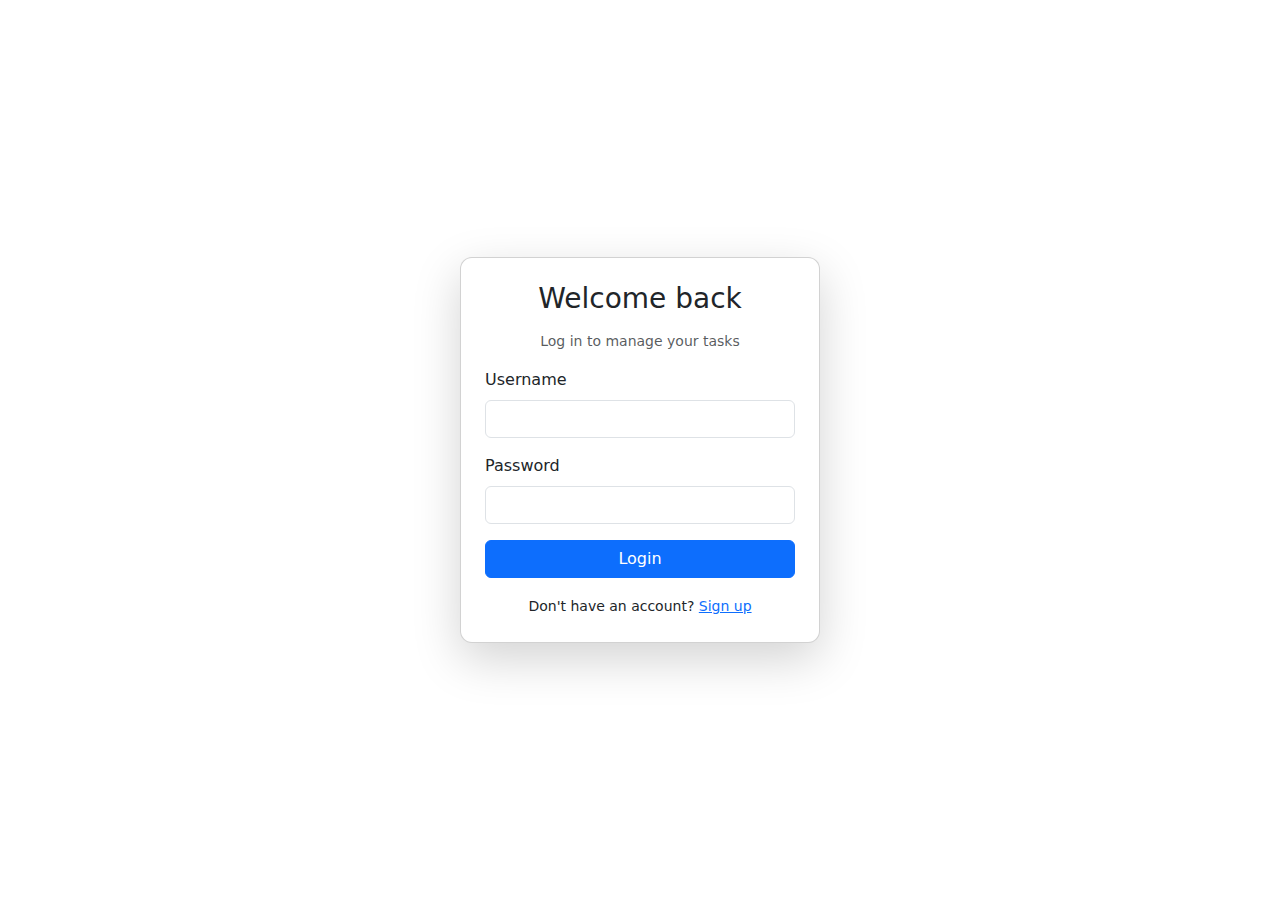
<file: index.html>
<!doctype html>
<html lang="en">
<head>
  <meta charset="utf-8">
  <title>Login — Task Manager</title>
  <meta name="viewport" content="width=device-width,initial-scale=1">
  <link href="https://cdn.jsdelivr.net/npm/bootstrap@5.3.2/dist/css/bootstrap.min.css" rel="stylesheet">
  <link rel="stylesheet" href="style.css">
</head>
<body class="bg-gradient">
  <div class="container d-flex align-items-center justify-content-center vh-100">
    <div class="card auth-card shadow-lg">
      <div class="card-body p-4">
        <h3 class="card-title text-center mb-3">Welcome back</h3>
        <p class="text-center text-muted small">Log in to manage your tasks</p>
        <div id="alert-placeholder"></div>
        <form id="loginForm" class="mt-3">
          <div class="mb-3">
            <label class="form-label">Username</label>
            <input id="loginUsername" class="form-control" required />
          </div>
          <div class="mb-3">
            <label class="form-label">Password</label>
            <input id="loginPassword" type="password" class="form-control" required />
          </div>
          <button class="btn btn-primary w-100" type="submit">Login</button>
        </form>
        <div class="mt-3 text-center">
          <small>Don't have an account? <a href="signup.html">Sign up</a></small>
        </div>
      </div>
    </div>
  </div>
<script src="script.js"></script>
</body>
</html>
</file>
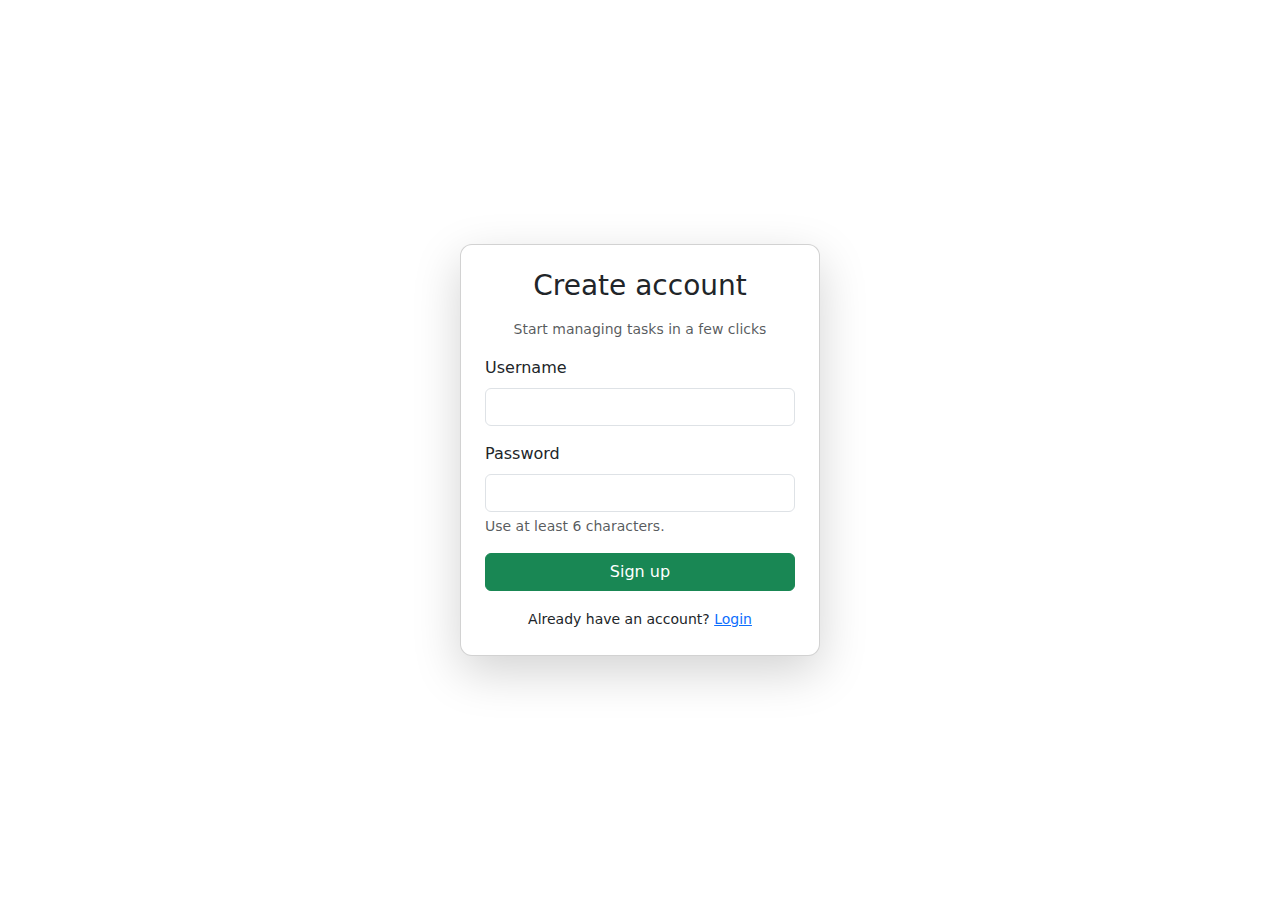
<file: signup.html>
<!doctype html>
<html lang="en">
<head>
  <meta charset="utf-8">
  <title>Sign up — Task Manager</title>
  <meta name="viewport" content="width=device-width,initial-scale=1">
  <link href="https://cdn.jsdelivr.net/npm/bootstrap@5.3.2/dist/css/bootstrap.min.css" rel="stylesheet">
  <link rel="stylesheet" href="style.css">
</head>
<body class="bg-gradient">
  <div class="container d-flex align-items-center justify-content-center vh-100">
    <div class="card auth-card shadow-lg">
      <div class="card-body p-4">
        <h3 class="card-title text-center mb-3">Create account</h3>
        <p class="text-center text-muted small">Start managing tasks in a few clicks</p>
        <div id="alert-placeholder"></div>
        <form id="signupForm" class="mt-3">
          <div class="mb-3">
            <label class="form-label">Username</label>
            <input id="signupUsername" class="form-control" required />
          </div>
          <div class="mb-3">
            <label class="form-label">Password</label>
            <input id="signupPassword" type="password" class="form-control" required />
            <div class="form-text">Use at least 6 characters.</div>
          </div>
          <button class="btn btn-success w-100" type="submit">Sign up</button>
        </form>
        <div class="mt-3 text-center">
          <small>Already have an account? <a href="index.html">Login</a></small>
        </div>
      </div>
    </div>
  </div>
<script src="script.js"></script>
</body>
</html>
</file>
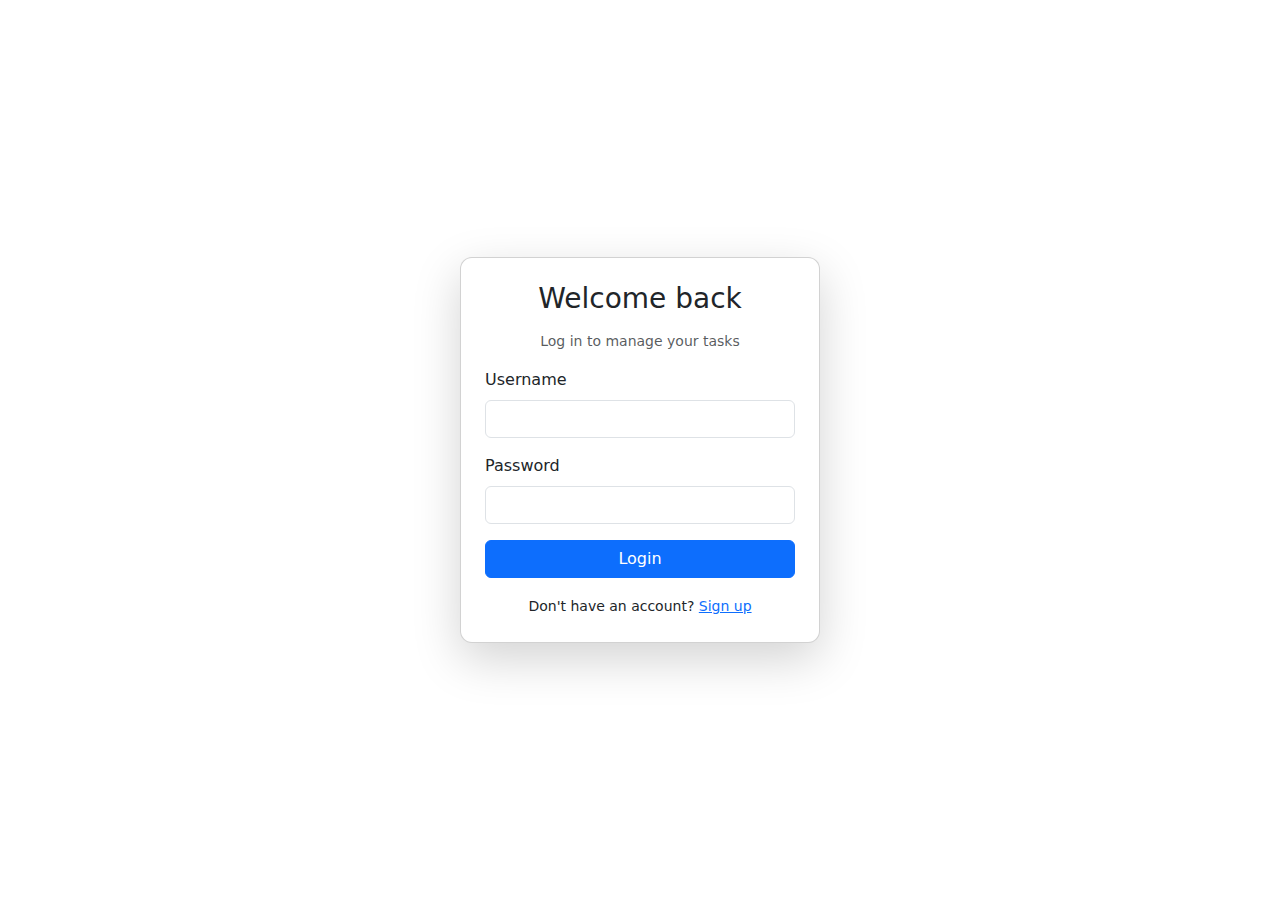
<file: tasks.html>
<!doctype html>
<html lang="en">
<head>
  <meta charset="utf-8">
  <title>Tasks — Task Manager</title>
  <meta name="viewport" content="width=device-width,initial-scale=1">
  <link href="https://cdn.jsdelivr.net/npm/bootstrap@5.3.2/dist/css/bootstrap.min.css" rel="stylesheet">
  <link rel="stylesheet" href="style.css">
</head>
<body>
<nav class="navbar navbar-expand-lg navbar-dark nav-gradient">
  <div class="container">
    <a class="navbar-brand fw-bold" href="#">TaskManager</a>
    <div class="d-flex align-items-center gap-3">
      <div class="text-white small">Signed in as <span id="userDisplay" class="fw-semibold"></span></div>
      <button id="logoutBtn" class="btn btn-outline-light btn-sm">Logout</button>
    </div>
  </div>
</nav>

<main class="container my-4">
  <div id="alert-area"></div>

  <div class="row gy-3">
    <div class="col-lg-4">
      <div class="card shadow-sm p-3 mb-3">
        <h5 class="mb-3">Add / Edit Task</h5>
        <form id="taskForm">
          <input type="hidden" id="editIndex" />
          <div class="mb-2">
            <label class="form-label">Title</label>
            <input id="taskTitle" class="form-control" required />
          </div>
          <div class="mb-2">
            <label class="form-label">Description</label>
            <textarea id="taskDesc" class="form-control" rows="3"></textarea>
          </div>
          <div class="mb-2 row">
            <div class="col-6">
              <label class="form-label">Deadline</label>
              <input id="taskDeadline" type="date" class="form-control" required />
            </div>
            <div class="col-6">
              <label class="form-label">Category</label>
              <select id="taskCategory" class="form-select" required>
                <option value="work">Work</option>
                <option value="personal">Personal</option>
                <option value="urgent">Urgent</option>
              </select>
            </div>
          </div>
          <div class="d-flex gap-2">
            <button type="submit" class="btn btn-success" id="saveBtn">Save Task</button>
            <button type="button" class="btn btn-outline-secondary" id="resetBtn">Reset</button>
          </div>
        </form>
      </div>

      <div class="card shadow-sm p-3">
        <h6 class="mb-2">Controls</h6>
        <div class="mb-2">
          <label class="form-label small">Filter</label>
          <select id="filterCategory" class="form-select">
            <option value="all">All</option>
            <option value="work">Work</option>
            <option value="personal">Personal</option>
            <option value="urgent">Urgent</option>
          </select>
        </div>
        <div class="mb-2">
          <label class="form-label small">Sort by</label>
          <select id="sortBy" class="form-select">
            <option value="deadline_asc">Deadline (soonest)</option>
            <option value="deadline_desc">Deadline (latest)</option>
            <option value="created_desc">Newest</option>
          </select>
        </div>
      </div>
    </div>

    <div class="col-lg-8">
      <div id="tasksContainer" class="row row-cols-1 row-cols-md-2 g-3"></div>
    </div>
  </div>
</main>

<!-- Edit Modal (also accessible from edit button) -->
<div class="modal fade" id="editModal" tabindex="-1">
  <div class="modal-dialog modal-dialog-centered">
    <div class="modal-content">
      <form id="modalEditForm">
        <div class="modal-header">
          <h5 class="modal-title">Edit Task</h5>
          <button type="button" class="btn-close" data-bs-dismiss="modal"></button>
        </div>
        <div class="modal-body">
          <div class="mb-2">
            <label class="form-label">Title</label>
            <input id="modalTitle" class="form-control" required />
          </div>
          <div class="mb-2">
            <label class="form-label">Description</label>
            <textarea id="modalDesc" class="form-control" rows="3"></textarea>
          </div>
          <div class="mb-2 row">
            <div class="col-6">
              <label class="form-label">Deadline</label>
              <input id="modalDeadline" type="date" class="form-control" required />
            </div>
            <div class="col-6">
              <label class="form-label">Category</label>
              <select id="modalCategory" class="form-select" required>
                <option value="work">Work</option>
                <option value="personal">Personal</option>
                <option value="urgent">Urgent</option>
              </select>
            </div>
          </div>
        </div>
        <div class="modal-footer">
          <button class="btn btn-secondary" data-bs-dismiss="modal" type="button">Cancel</button>
          <button class="btn btn-primary" type="submit">Save changes</button>
        </div>
      </form>
    </div>
  </div>
</div>

<script src="https://cdn.jsdelivr.net/npm/bootstrap@5.3.2/dist/js/bootstrap.bundle.min.js"></script>
<script src="script.js"></script>
</body>
</html>
</file>
<file: style.css>
:root{
  --primary:#4f46e5;
  --accent:#06b6d4;
}
body.bg-gradient{
  background: linear-gradient(135deg,#f8fafc 0%, #eef2ff 35%, #fff 100%);
  min-height:100vh;
}
.auth-card{ width: 360px; border-radius: 12px; }
.nav-gradient{ background: linear-gradient(90deg,#46e586,#d4069d); }
.task-card { border-left:6px solid var(--primary); border-radius:8px; }
.task-card .badge { text-transform:capitalize; }
.task-card.completed { background:#e9fbe9; border-left-color:#198754; text-decoration:line-through; opacity:0.9;}
.overdue { color:#c92a2a; font-weight:600; }
.due-today { color:#b45309; font-weight:600; }
.small-muted { font-size:0.85rem; color:#6b7280; }
</file>
